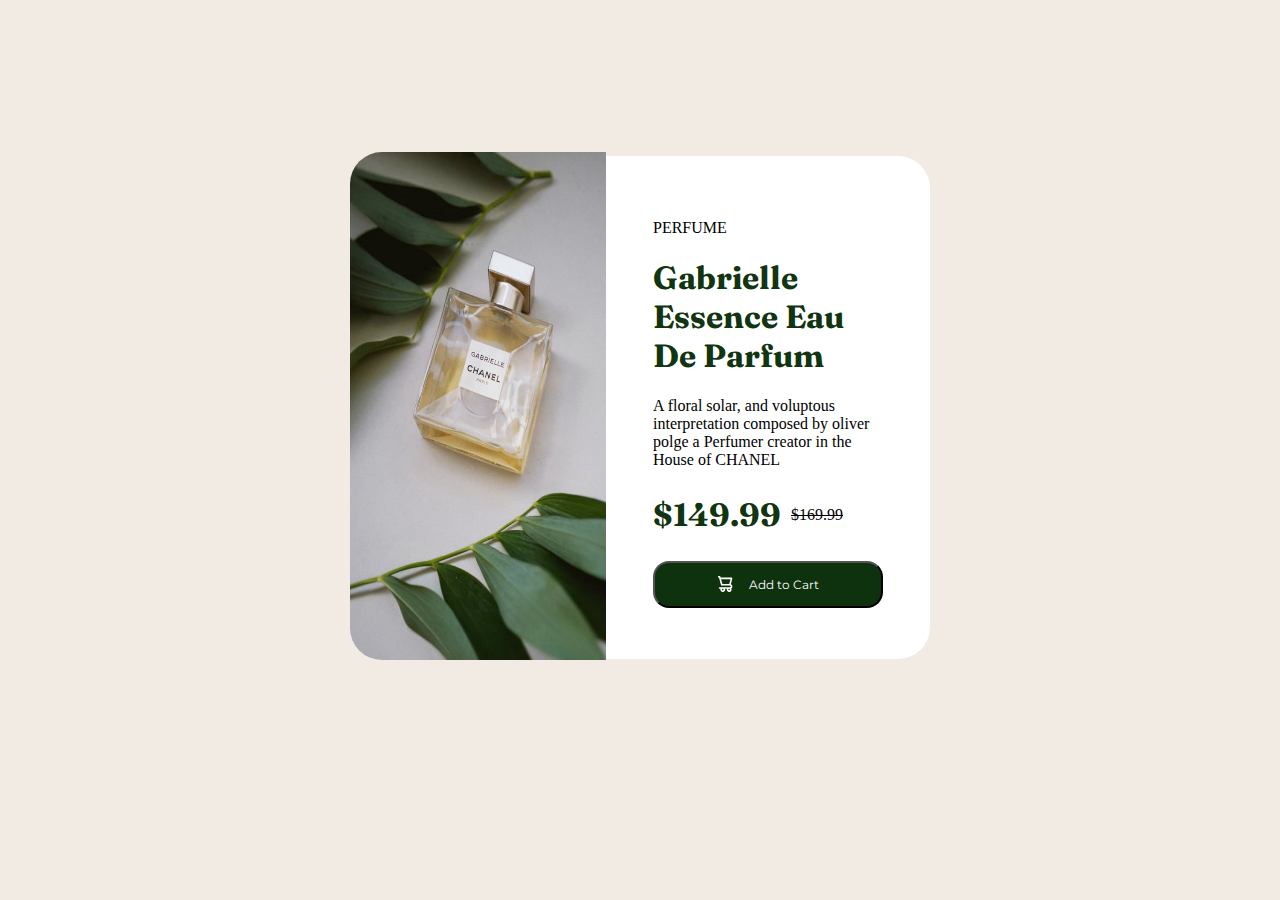
<file: index.html>
<!DOCTYPE html>
<html lang="en">
  <head>
    <meta charset="UTF-8" />
    <meta name="viewport" content="width=device-width, initial-scale=1.0" />
    <title>Document</title>
    <link rel="stylesheet" href="style.css" />
    <link rel="preconnect" href="https://fonts.googleapis.com" />
    <link rel="preconnect" href="https://fonts.gstatic.com" crossorigin />
    <link
      href="https://fonts.googleapis.com/css2?family=Fraunces:ital,opsz,wght@0,9..144,100..900;1,9..144,100..900&display=swap"
      rel="stylesheet"
    />
    <link rel="preconnect" href="https://fonts.googleapis.com" />
    <link rel="preconnect" href="https://fonts.gstatic.com" crossorigin />
    <link
      href="https://fonts.googleapis.com/css2?family=Montserrat:ital,wght@0,100..900;1,100..900&display=swap"
      rel="stylesheet"
    />
  </head>
  <body>
    <div class="fullpage">
      <div class="image">
        <img src="images/image-product-desktop.jpg" alt="" />
      </div>
      <div class="description">
        <p>PERFUME</p>
        <h1>Gabrielle Essence Eau De Parfum</h1>
        <p>
          A floral solar, and voluptous interpretation composed by oliver polge
          a Perfumer creator in the House of CHANEL
        </p>
        <div class="prices">
          <h1>$149.99</h1>
          <div class="discount">
            <p>$169.99</p>
          </div>
        </div>

        <button><img src="images/icon-cart.svg" alt="" /> Add to Cart</button>
      </div>
    </div>
  </body>
</html>
</file>
<file: style.css>
:root {
  background-color: hsl(30, 38%, 92%);
}
.fullpage {
  /* background-color: white; */

  display: flex;
  justify-content: center;
  align-items: center;
  gap: 0rem;
  width: 42%;
  height: 10%;
  border-radius: 2rem;
  /* font-family: "Gill Sans", "Gill Sans MT", Calibri, "Trebuchet MS", sans-serif; */
}
.image {
  width: 60%;
}
.image > img {
  width: 20vw;
  height: 56.4vh;
  border-radius: 2rem 0rem 0rem 2rem;
}
.description {
  background-color: white;
  padding: 2.93rem;
  height: 45.5vh;
  border-radius: 0rem 2rem 2rem 0rem;
}
body {
  display: flex;
  justify-content: center;
  align-items: center;
  padding-top: 9rem;
  border-radius: 2rem;
}

button {
  background-color: rgba(2, 40, 2, 0.951);
  color: white;
  height: 47px;
  width: 230px;
  display: flex;
  justify-content: center;
  align-items: center;
  border-radius: 1rem;
  font-family: Montserrat;
  gap: 1rem;
  font-size: 12px;
}

h1 {
  font-family: fraunces;
  color: rgba(2, 40, 2, 0.951);
}
span {
  font-size: small;
}
.prices {
  display: flex;
  align-items: center;
  /* justify-content: center; */
  gap: 10px;
  height: 60px;
  /* background-color: greenyellow; */
  padding-bottom: 1rem;
}
.discount {
  text-decoration: line-through;
}
</file>
